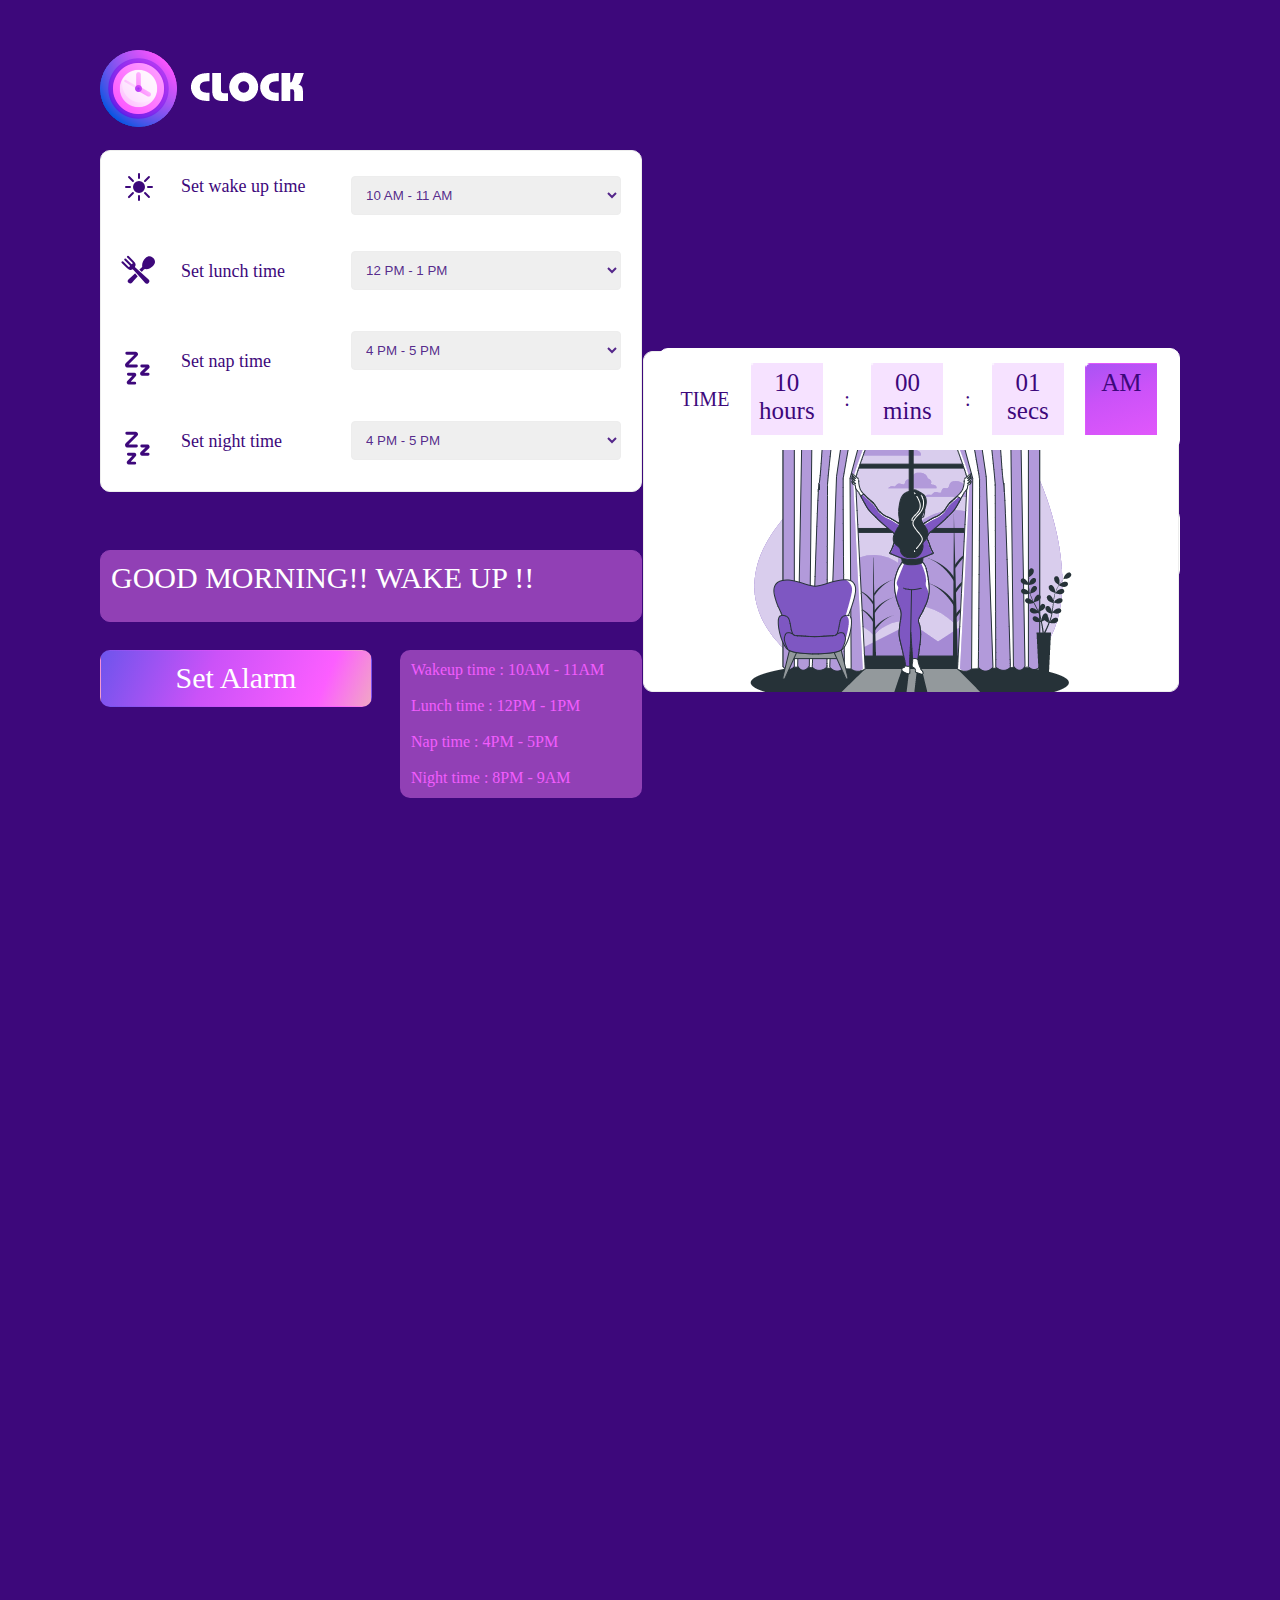
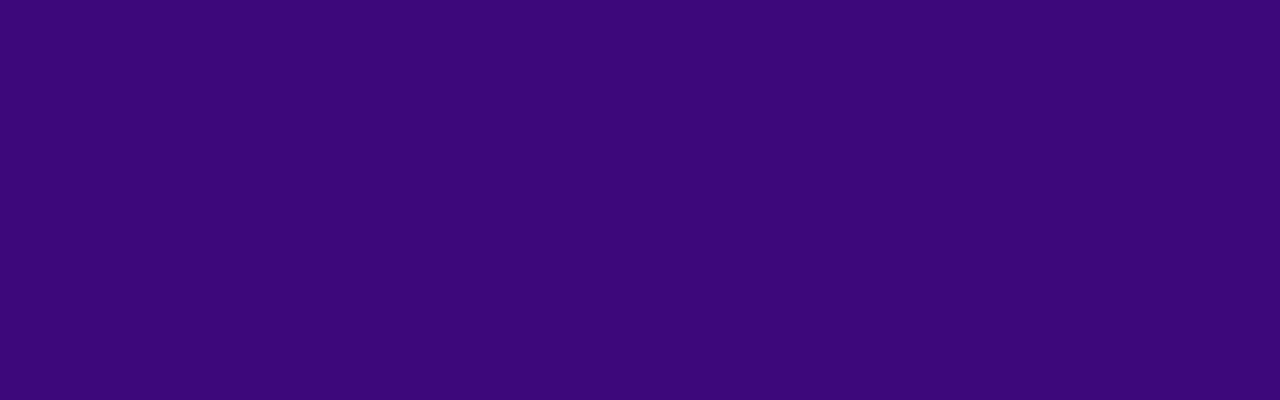
<file: index.html>
<!DOCTYPE html>
<html lang="en">
<head>
    <title>Digital clock</title>
    <link rel="stylesheet" href="style.css">
</head>
<body>
    <div class="container">
        <div class="clock"><img src="clock_logo.png" alt=""></div>
       
        <div class="c1">
            <span class="wake"><img src="wake_up.svg" alt=""></span>
            <span class="wtime">Set wake up time</span>
            <span>
                <select name="" id="" class="form1">
                    <option value="10 AM - 11 AM">10 AM - 11 AM</option>
                </select>
            </span><br><br> 

        <span class="lunch"><img src="lunch_time.svg" alt=""></span>
        <span class="ltime">Set lunch time</span>
            <span>
                <select name="" id="" class="form2">
                    <option value="12 PM - 1 PM">12 PM - 1 PM</option>
                </select>
            </span><br><br>
        
        <span class="nap"><img src="nap_time.svg" alt=""></span>
        <span class="nnap">Set nap time</span>
            <span>
            <select name="" id="" class="form3">
                <option value="4 PM - 5 PM">4 PM - 5 PM</option>
            </select>
        </span><br><br>
    
        <span class="night"><img src="nap_time.svg" alt=""></span>
        <span class="ntime">Set night time</span>
            <span>
                <select name="" id="" class="form4">
                    <option value="4 PM - 5 PM">4 PM - 5 PM</option>
                </select>
            </span>
    </div>
</div>

    <div class="mrg">GOOD MORNING!! WAKE UP !!</div>
    </div>

    <div class="alarm">Set Alarm</div>
    <div class="schedule">
        Wakeup time : 10AM - 11AM <br><br>
        Lunch time : 12PM - 1PM <br><br>
        Nap time : 4PM - 5PM <br><br>
        Night time : 8PM - 9AM
    </div>
<div class="hour">
    <div class="h1">TIME</div>
    <div class="h2">10 <br> hours</div>
    <div class="h3">:</div>
    <div class="h4">00 <br> mins</div>
    <div class="h5">:</div>
    <div class="h6">01 <br> secs</div>
    <div class="h7">AM</div>
</div>
<div class="zen1"></div>
<div class="zen2"></div>
<div class="grab"><strong> GRAB SOME HEALTHY BREAKFAST!!!</strong></div>
<div class="girl"><img src="Component 30 – 1.png" alt=""></div> 
</body>
</html>
</file>
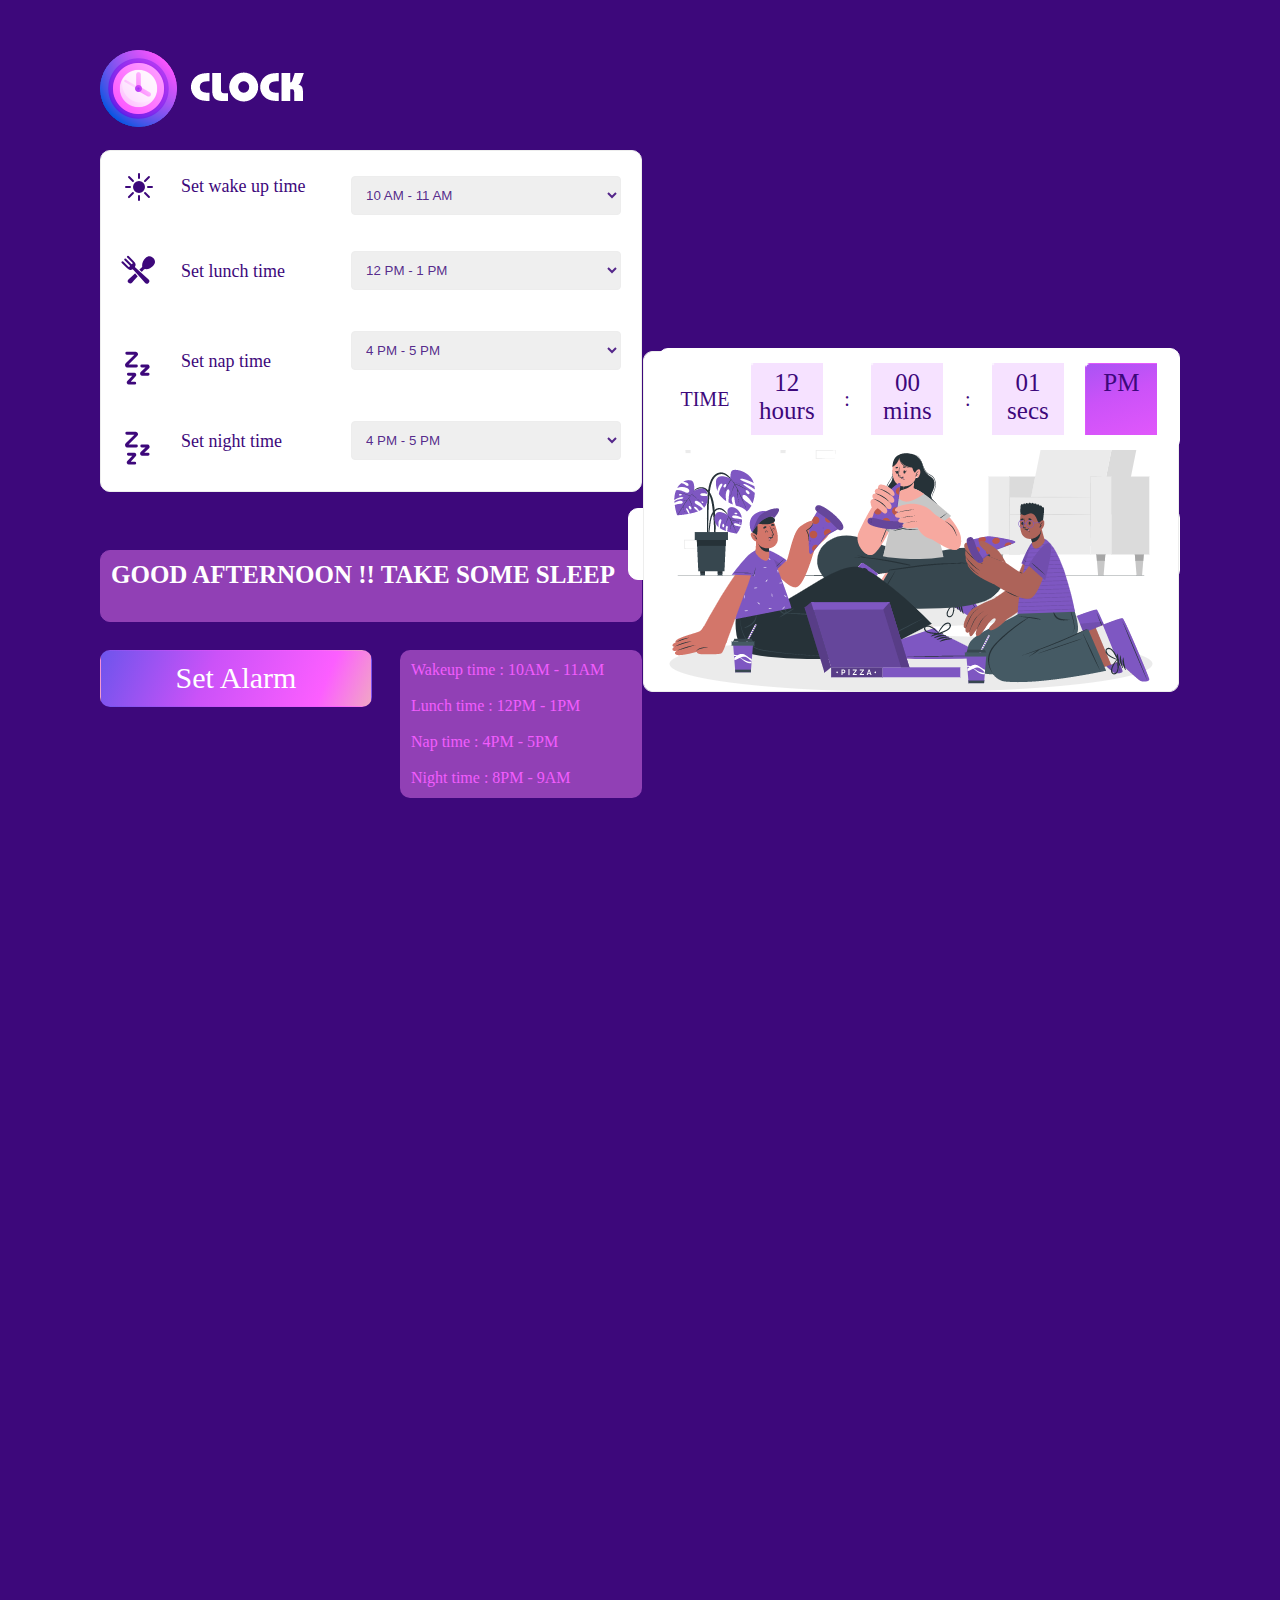
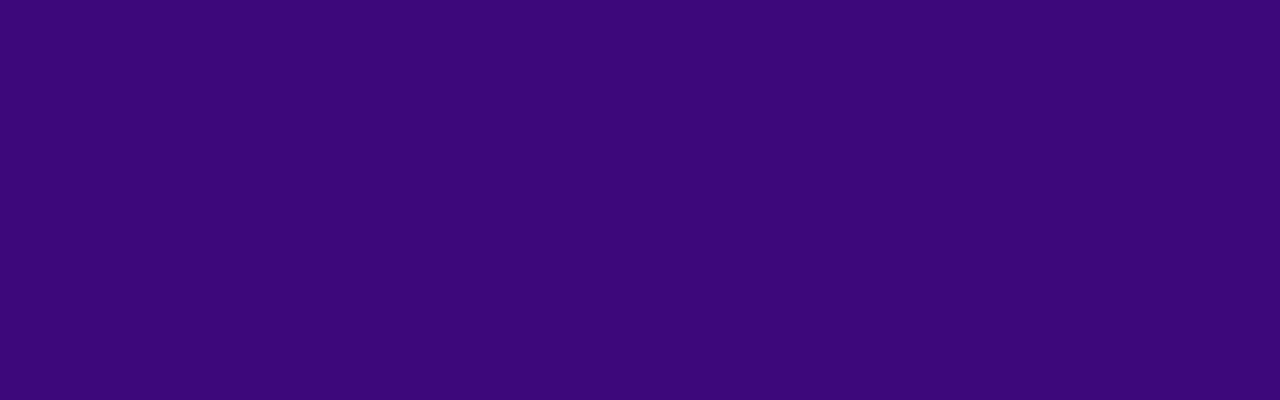
<file: index2.html>
<!DOCTYPE html>
<html lang="en">
<head>
    <title>Digital clock 2</title>
    <link rel="stylesheet" href="style.css">
</head>
<body>
    <div class="container">
        <div class="clock"><img src="clock_logo.png" alt=""></div>
       
        <div class="c1">
            <span class="wake"><img src="wake_up.svg" alt=""></span>
            <span class="wtime">Set wake up time</span>
            <span>
                <select name="" id="" class="form1">
                    <option value="10 AM - 11 AM">10 AM - 11 AM</option>
                    <option value="8 AM - 9 AM">8 AM - 9 AM</option>
                    <option value="9 AM - 10 AM">9 AM - 10 AM</option>
                    <option value="10 AM - 11 AM">10 AM - 11 AM</option>
                    <option value="11 AM - 12 PM">11 AM - 12 PM</option>
                </select>
            </span><br><br> 

        <span class="lunch"><img src="lunch_time.svg" alt=""></span>
        <span class="ltime">Set lunch time</span>
            <span>
                <select name="" id="" class="form2">
                    <option value="12 PM - 1 PM">12 PM - 1 PM</option>
                </select>
            </span><br><br>
        
        <span class="nap"><img src="nap_time.svg" alt=""></span>
        <span class="nnap">Set nap time</span>
            <span>
            <select name="" id="" class="form3">
                <option value="4 PM - 5 PM">4 PM - 5 PM</option>
            </select>
        </span><br><br>
    
        <span class="night"><img src="nap_time.svg" alt=""></span>
        <span class="ntime">Set night time</span>
            <span>
                <select name="" id="" class="form4">
                    <option value="4 PM - 5 PM">4 PM - 5 PM</option>
                </select>
            </span>
    </div>
</div>

    <div class="mrg1"><strong>GOOD AFTERNOON !! TAKE SOME SLEEP</strong></div>
    </div>

    <div class="alarm">Set Alarm</div>
    <div class="schedule">
        Wakeup time : 10AM - 11AM <br><br>
        Lunch time : 12PM - 1PM <br><br>
        Nap time : 4PM - 5PM <br><br>
        Night time : 8PM - 9AM
    </div>
<div class="hour">
    <div class="h1">TIME</div>
    <div class="h8">12 <br> hours</div>
    <div class="h3">:</div>
    <div class="h4">00 <br> mins</div>
    <div class="h5">:</div>
    <div class="h6">01 <br> secs</div>
    <div class="h9">PM</div>
</div>
<div class="zen1"></div>
<div class="zen2"></div>
<div class="grab1"><strong> LET'S HAVE SOME LUNCH !!</strong></div>
<div class="girl1"><img src="Component 31 – 1.png" alt=""></div> 
</body>
</html>
</file>
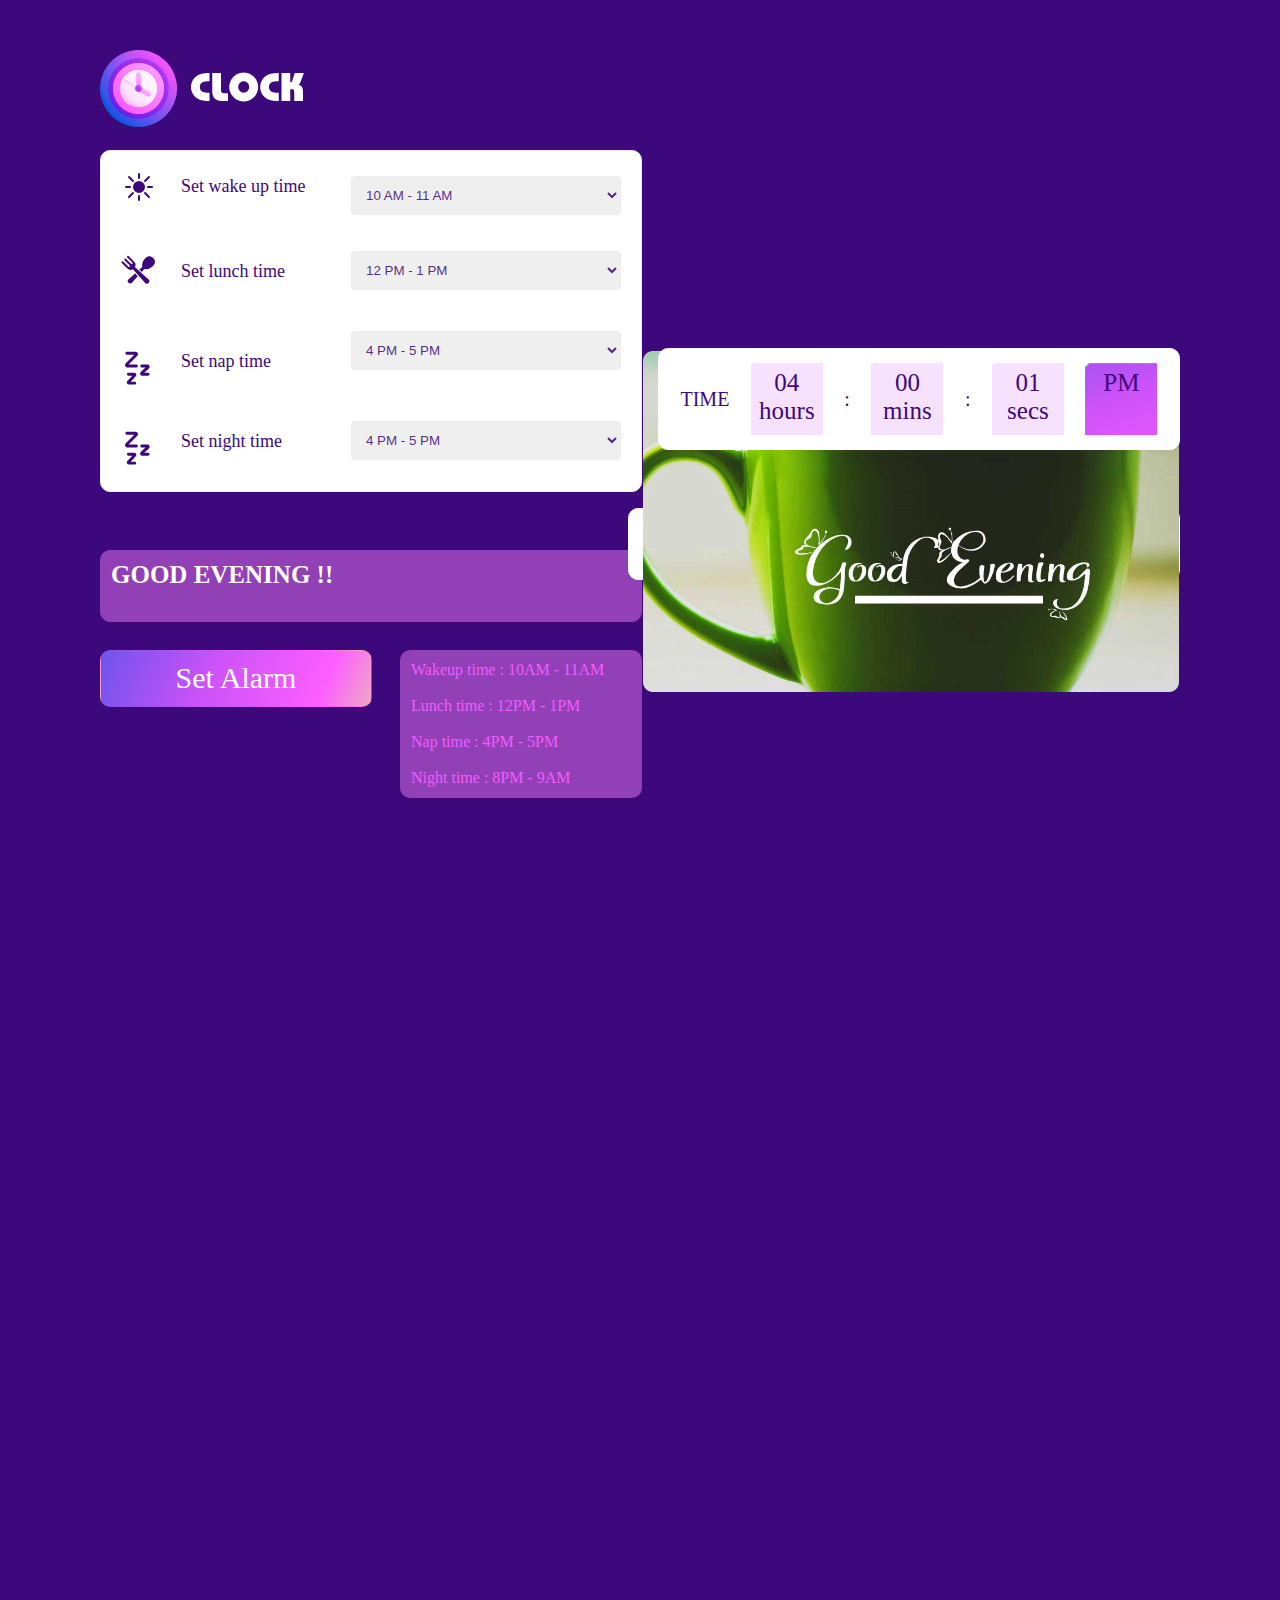
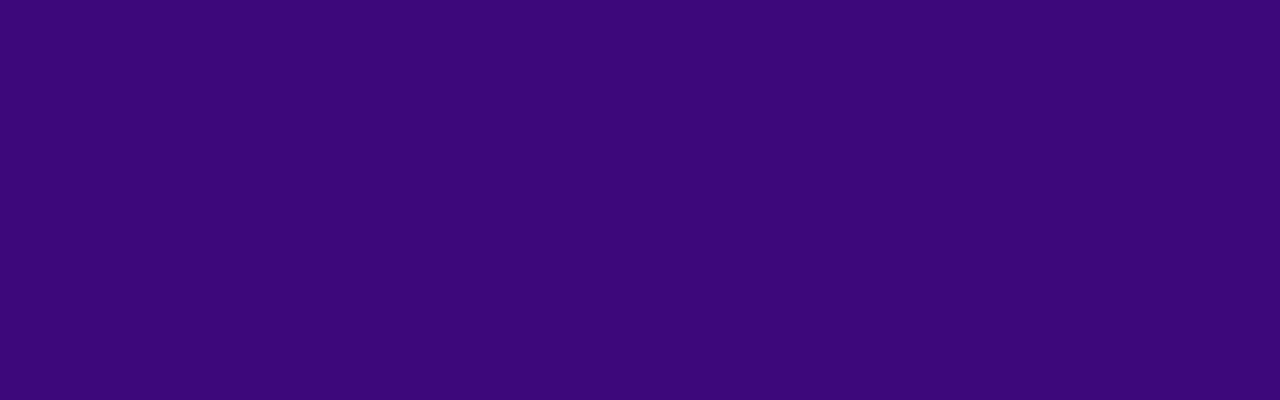
<file: index3.html>
<!DOCTYPE html>
<html lang="en">
<head>
    <title>Digital clock 3</title>
    <link rel="stylesheet" href="style.css">
</head>
<body>
    <div class="container">
        <div class="clock"><img src="clock_logo.png" alt=""></div>
       
        <div class="c1">
            <span class="wake"><img src="wake_up.svg" alt=""></span>
            <span class="wtime">Set wake up time</span>
            <span>
                <select name="" id="" class="form1">
                    <option value="10 AM - 11 AM">10 AM - 11 AM</option>
                    <option value="8 AM - 9 AM">8 AM - 9 AM</option>
                    <option value="9 AM - 10 AM">9 AM - 10 AM</option>
                    <option value="10 AM - 11 AM">10 AM - 11 AM</option>
                    <option value="11 AM - 12 PM">11 AM - 12 PM</option>
                </select>
            </span><br><br> 

        <span class="lunch"><img src="lunch_time.svg" alt=""></span>
        <span class="ltime">Set lunch time</span>
            <span>
                <select name="" id="" class="form2">
                    <option value="12 PM - 1 PM">12 PM - 1 PM</option>
                </select>
            </span><br><br>
        
        <span class="nap"><img src="nap_time.svg" alt=""></span>
        <span class="nnap">Set nap time</span>
            <span>
            <select name="" id="" class="form3">
                <option value="4 PM - 5 PM">4 PM - 5 PM</option>
            </select>
        </span><br><br>
    
        <span class="night"><img src="nap_time.svg" alt=""></span>
        <span class="ntime">Set night time</span>
            <span>
                <select name="" id="" class="form4">
                    <option value="4 PM - 5 PM">4 PM - 5 PM</option>
                </select>
            </span>
    </div>
</div>

    <div class="mrg2"><strong>GOOD EVENING !!</strong></div>
    </div>

    <div class="alarm">Set Alarm</div>
    <div class="schedule">
        Wakeup time : 10AM - 11AM <br><br>
        Lunch time : 12PM - 1PM <br><br>
        Nap time : 4PM - 5PM <br><br>
        Night time : 8PM - 9AM
    </div>
<div class="hour">
    <div class="h1">TIME</div>
    <div class="h10">04 <br> hours</div>
    <div class="h3">:</div>
    <div class="h4">00 <br> mins</div>
    <div class="h5">:</div>
    <div class="h6">01 <br> secs</div>
    <div class="h9">PM</div>
</div>
<div class="zen1"></div>
<div class="zen2"></div>
<div class="grab2"><strong> STOP YAWNING, GET SOME TEA.. ITS JUST EVENING!</strong></div>
<div class="girl2"><img src="lunch_image.png" alt=""></div> 
</body>
</html>
</file>
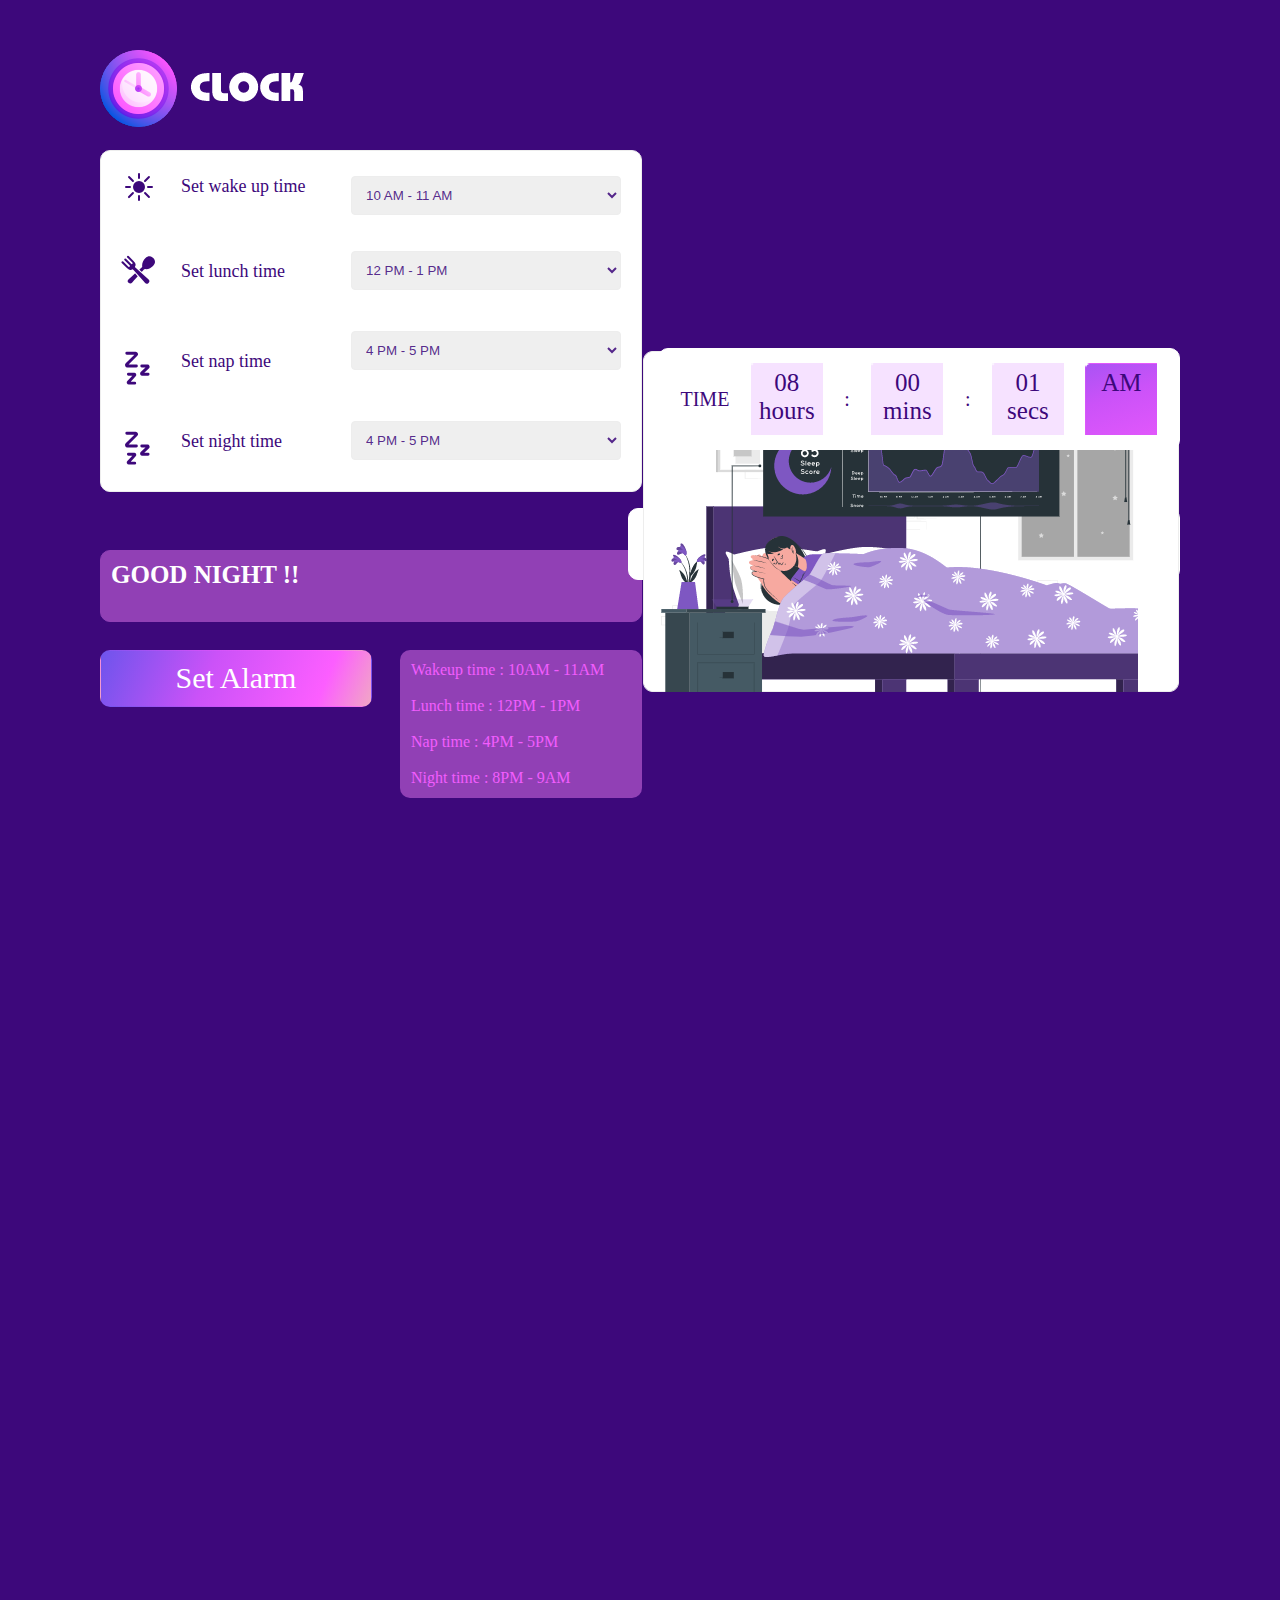
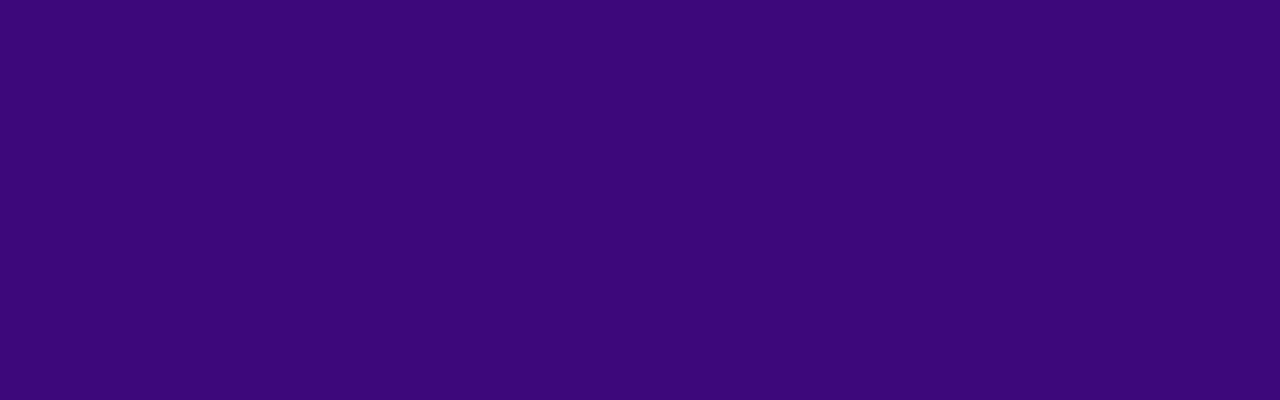
<file: index4.html>
<!DOCTYPE html>
<html lang="en">
<head>
    <title>Digital clock 4</title>
    <link rel="stylesheet" href="style.css">
</head>
<body>
    <div class="container">
        <div class="clock"><img src="clock_logo.png" alt=""></div>
       
        <div class="c1">
            <span class="wake"><img src="wake_up.svg" alt=""></span>
            <span class="wtime">Set wake up time</span>
            <span>
                <select name="" id="" class="form1">
                    <option value="10 AM - 11 AM">10 AM - 11 AM</option>
                    <option value="8 AM - 9 AM">8 AM - 9 AM</option>
                    <option value="9 AM - 10 AM">9 AM - 10 AM</option>
                    <option value="10 AM - 11 AM">10 AM - 11 AM</option>
                    <option value="11 AM - 12 PM">11 AM - 12 PM</option>
                </select>
            </span><br><br> 

        <span class="lunch"><img src="lunch_time.svg" alt=""></span>
        <span class="ltime">Set lunch time</span>
            <span>
                <select name="" id="" class="form2">
                    <option value="12 PM - 1 PM">12 PM - 1 PM</option>
                </select>
            </span><br><br>
        
        <span class="nap"><img src="nap_time.svg" alt=""></span>
        <span class="nnap">Set nap time</span>
            <span>
            <select name="" id="" class="form3">
                <option value="4 PM - 5 PM">4 PM - 5 PM</option>
            </select>
        </span><br><br>
    
        <span class="night"><img src="nap_time.svg" alt=""></span>
        <span class="ntime">Set night time</span>
            <span>
                <select name="" id="" class="form4">
                    <option value="4 PM - 5 PM">4 PM - 5 PM</option>
                </select>
            </span>
    </div>
</div>

    <div class="mrg3"><strong>GOOD NIGHT !!</strong></div>
    </div>

    <div class="alarm">Set Alarm</div>
    <div class="schedule">
        Wakeup time : 10AM - 11AM <br><br>
        Lunch time : 12PM - 1PM <br><br>
        Nap time : 4PM - 5PM <br><br>
        Night time : 8PM - 9AM
    </div>
<div class="hour">
    <div class="h1">TIME</div>
    <div class="h11">08 <br> hours</div>
    <div class="h3">:</div>
    <div class="h4">00 <br> mins</div>
    <div class="h5">:</div>
    <div class="h6">01 <br> secs</div>
    <div class="h7">AM</div>
</div>
<div class="zen1"></div>
<div class="zen2"></div>
<div class="grab3"><strong> CLOSE YOUR EYES AND GO TO SLEEP</strong></div>
<div class="girl3"><img src="Component 32 – 1.png" alt=""></div> 
</body>
</html>
</file>
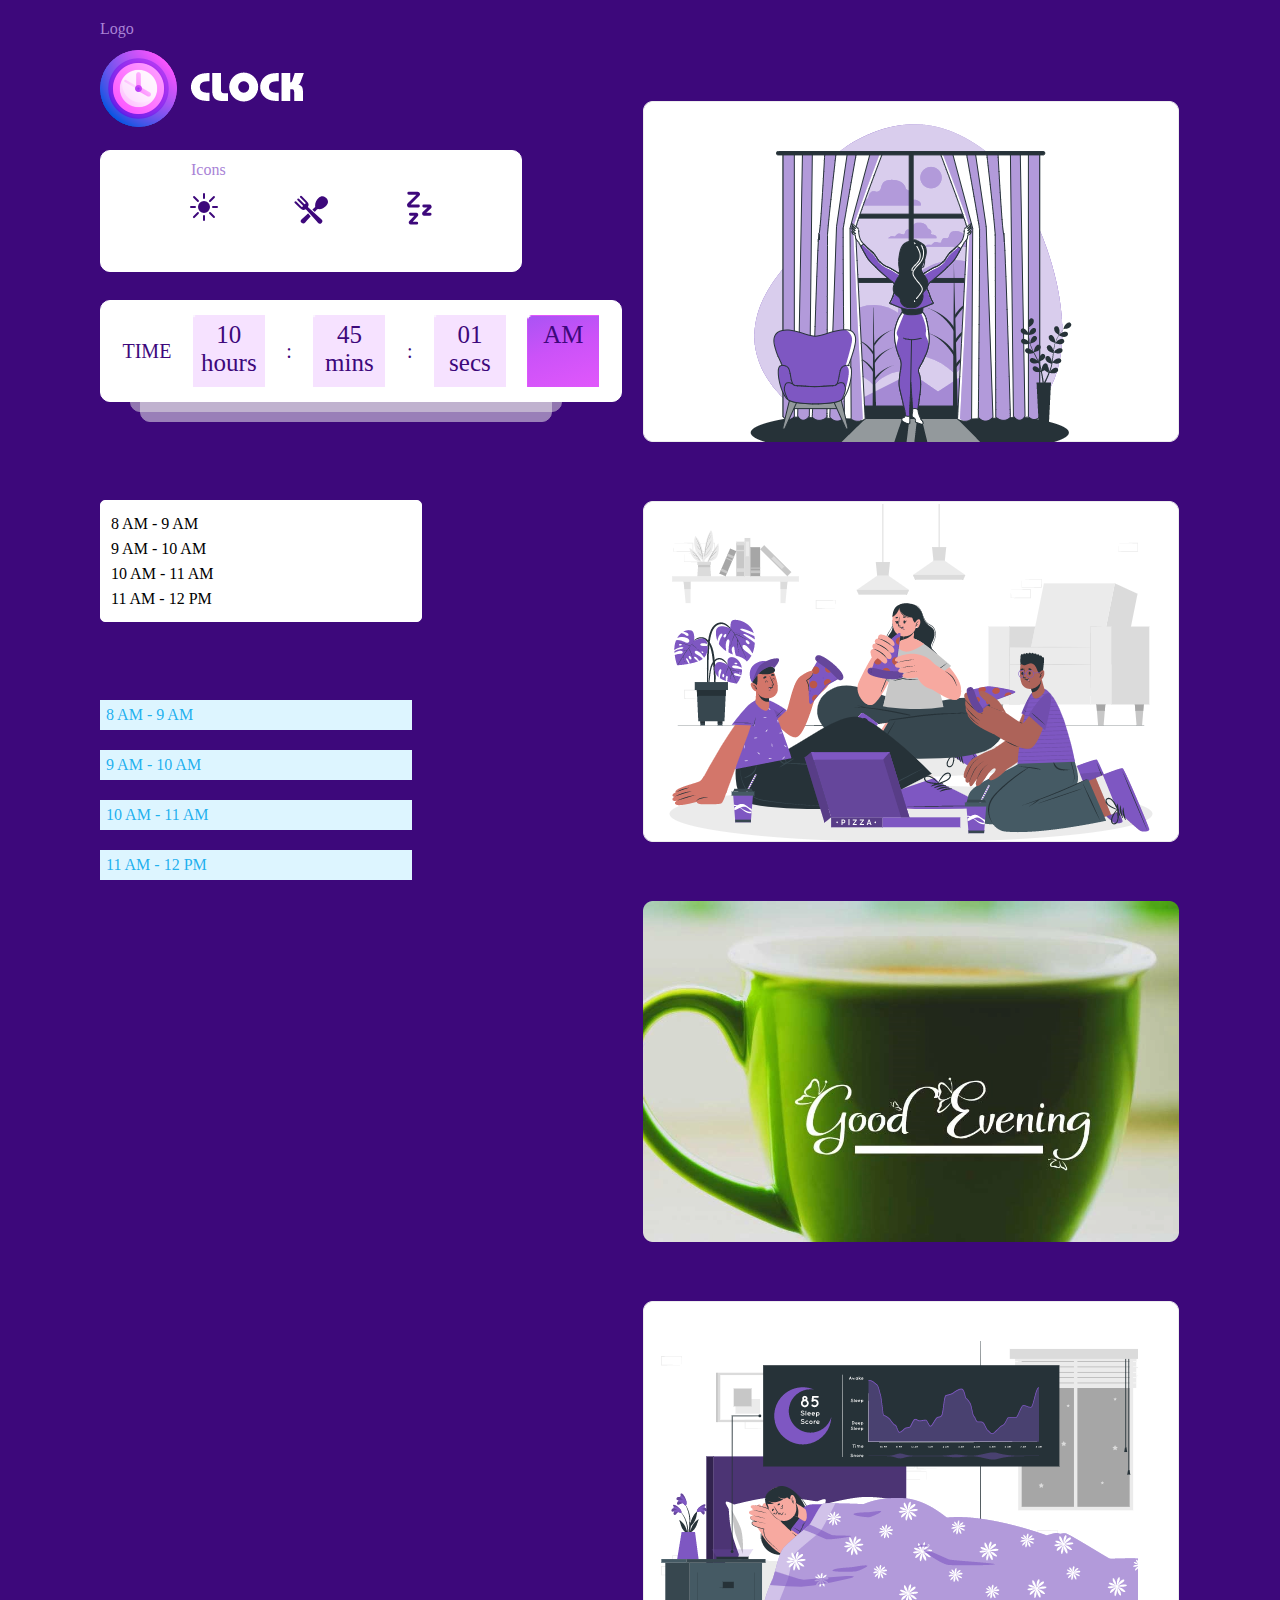
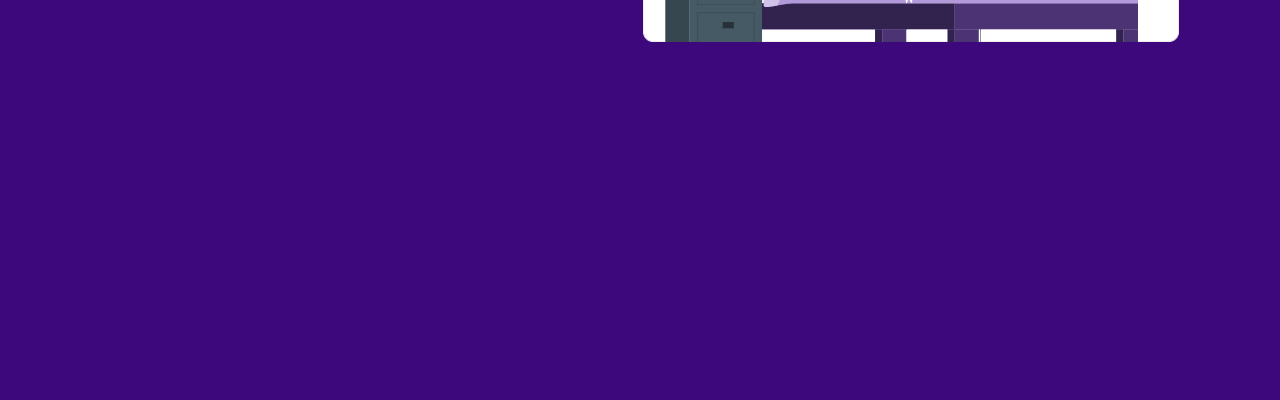
<file: index5.html>
<!DOCTYPE html>
<html lang="en">
<head>
    <title>Digital clock 5</title>
    <link rel="stylesheet" href="style.css">
</head>
<body>
    <div class="container">
        <div class="logo">Logo</div>
    <div class="clock"><img src="clock_logo.png" alt=""></div>
    
    <div class="icons">
            <div class="logo1">Icons</div>
    <div class="cont">
    <div class="one"> <img src="wake_up.svg" alt=""></div>
    <div class="one"> <img src="lunch_time.svg" alt=""></div>
    <div class="one"> <img src="nap_time.svg" alt=""></div>
</div>
    </div>
<div class="hour1">
        <div class="h1">TIME</div>
        <div class="h2">10 <br> hours</div>
        <div class="h3">:</div>
        <div class="h12">45 <br> mins</div>
        <div class="h5">:</div>
        <div class="h6">01 <br> secs</div>
        <div class="h7">AM</div>
        </div>
        <div class="zen3"></div>
        <div class="zen4"></div>
<div class="girl4"><img src="Component 30 – 1.png" alt=""></div>
<div class="girl5"><img src="Component 31 – 1.png" alt=""></div>
<div class="girl6"><img src="lunch_image.png" alt=""></div>  
<div class="girl7"><img src="Component 32 – 1.png" alt=""></div> 

<div class="timing">
    <div>8 AM - 9 AM</div>
    <div>9 AM - 10 AM</div>
    <div>10 AM - 11 AM</div>
    <div>11 AM - 12 PM</div>
</div>

    <div class="timing2" id="a1">8 AM - 9 AM</div>
    <div class="timing2" id="a2">9 AM - 10 AM </div>
    <div class="timing2" id="a3">10 AM - 11 AM</div>
    <div class="timing2" id="a4">11 AM - 12 PM</div>

</div>
</body>
</html>
</file>
<file: style.css>
*{
    margin: 0;
    padding: 0;
}

.container{
    background-color: #3D087B;
    height: 2000px;
    
}

.clock{
    background-repeat: no-repeat;
    position: absolute;
    top: 50px;
    left: 100px;
    
}
.c1{
    background-color: white;
    width: 500px;
    height: 300px;
    position: absolute;
    top: 150px;
    left: 100px;
    color: #3D087B;
    padding: 20px;
    border: 1px solid #EDEDED;
    border-radius: 10px;
    
}
.wtime{
    position: absolute;
    top: 25px;
    left: 80px;
    font-size:18px;
}

.form1{
    border: 1px solid #EDEDED;
    border-radius: 4px;
    color: #3D087BDE;
    position: absolute;
    left: 250px;
    top: 25px;
    width: 270px;
    padding: 10px;
}
.lunch{
    position: absolute;
    top: 100px;
    left: 20px;
}
.ltime{
    position: absolute;
    top: 110px;
    left: 80px;
    font-size:18px;
}
.form2{
    border: 1px solid #EDEDED;
    border-radius: 4px;
    color: #3D087BDE;
    position: absolute;
    left: 250px;
    top: 100px;
    width: 270px;
    padding: 10px;
}
.nap{
    position: absolute;
    top: 200px;
    left: 20px;

}
.nnap{
    position: absolute;
    top: 200px;
    left: 80px;
    font-size:18px; 
}
.form3{
    border: 1px solid #EDEDED;
    border-radius: 4px;
    color: #3D087BDE;
    position: absolute;
    left: 250px;
    top: 180px;
    width: 270px;
    padding: 10px;
}
.night{
    position: absolute;
    top: 270px;
    left: 20px;
    position: absolute;
    top: 280px;
    left: 20px;
    font-size:18px;
}
.ntime{
    position: absolute;
    top: 280px;
    left: 80px;
    font-size:18px; 
}
.form4{
    border: 1px solid #EDEDED;
    border-radius: 4px;
    color: #3D087BDE;
    position: absolute;
    left: 250px;
    top: 270px;
    width: 270px;
    padding: 10px;
}

.mrg{
    border: 1px solid #9140B5;
    border-radius: 10px;
    color: white;
    background-color: #9140B5;
    position: absolute;
    top: 550px;
    width: 520px;
    height: 50px;
    padding: 10px;
    font-size: 30px;
    left: 100px;
}
.alarm{
    border: 1px solid transparent;
    border-radius: 10px;
    width: 250px;
    height: 35px;
    top: 650px;
    left: 100px;
    color: white;
    font-size: 30px;
    text-align: center;
    padding: 10px;
    position: absolute;
    background-image:linear-gradient(113deg, #6E54EC 0%, #CB52F8 40%, #FC5EFF 81%, #F1A7C5 100%);
}
.schedule{
    border: 1px solid transparent;
    border-radius: 10px;
    color: #F25CFE;
    background-color: #9140B5;
    width: 220px;
    padding: 10px;
    position: absolute;
    top: 650px;
    left: 400px;
}
.zen1{
    border: 1px solid whitesmoke;
    border-radius: 10px;
    background-color: whitesmoke;
    width: 410px;
    height: 100px;
    position: absolute;
    right:140px;
    bottom: 430px;
    opacity: 0.5;
    
}
.zen2{
    border: 1px solid rgb(231, 230, 230);
    border-radius: 10px;
    background-color: rgb(231, 230, 230);
    width: 430px;
    height: 100px;
    position: absolute;
    right:130px;
    bottom: 440px;
    opacity: 0.5;
    
}
.hour{
    border: 1px solid white;
    border-radius: 10px;
    background-color: white;
    width: 520px;
    height: 100px;
    font-size: 20px;
    position: absolute;
    right:100px;
    bottom: 450px;
    display: flex;
    color: #3D087B;
    justify-content: space-evenly;
    align-items: center;
    z-index: 1;
}
.h2{
    border: 1px solid transparent;
    background-image: url(timeline.png);
    width: 60px;
    height: 60px;
    padding: 5px;
    font-size: 25px;
    text-align: center;
}
.h4{
    border: 1px solid transparent;
    background-image: url(timeline.png);
    width: 60px;
    height: 60px;
    padding: 5px;
    font-size: 25px;
    text-align: center;
}
.h6{
    border: 1px solid transparent;
    background-image: url(timeline.png);
    width: 60px;
    height: 60px;
    padding: 5px;
    font-size: 25px;
    text-align: center;
}
.h7{
    border: 1px solid transparent;
    background-image: url(AM_svg.png);
    width: 60px;
    height: 60px;
    padding: 5px;
    font-size: 25px;
    text-align: center;
}
.grab{
    border: 1px solid white;
    border-radius: 10px;
    background-color: white;
    color: #8E53F0;
    position: absolute;
    right:100px;
    bottom: 320px;
    width: 510px;
    height: 50px;
    font-size: 20px;
    text-align: center;
    padding: 10px;
    
}
.girl{
    border: 1px solid transparent;
    position: absolute;
    right:100px;
    top: 350px; 
}

/*second page*/

.mrg1{
    border: 1px solid #9140B5;
    border-radius: 10px;
    color: white;
    background-color: #9140B5;
    position: absolute;
    top: 550px;
    width: 520px;
    height: 50px;
    padding: 10px;
    font-size: 25px;
    left: 100px;
}
.grab1{
    border: 1px solid white;
    border-radius: 10px;
    background-color: white;
    color: #8E53F0;
    position: absolute;
    right:100px;
    bottom: 320px;
    width: 510px;
    height: 30px;
    font-size: 20px;
    text-align: center;
    padding: 20px;
    
}
.h8{
    border: 1px solid transparent;
    background-image: url(timeline.png);
    width: 60px;
    height: 60px;
    padding: 5px;
    font-size: 25px;
    text-align: center;
}
.h9{
    border: 1px solid transparent;
    background-image: url(AM_svg.png);
    width: 60px;
    height: 60px;
    padding: 5px;
    font-size: 25px;
    text-align: center;
}
.girl1{
    border: 1px solid transparent;
    position: absolute;
    right:100px;
    top: 350px; 
}

/*third page*/

.mrg2{
    border: 1px solid #9140B5;
    border-radius: 10px;
    color: white;
    background-color: #9140B5;
    position: absolute;
    top: 550px;
    width: 520px;
    height: 50px;
    padding: 10px;
    font-size: 25px;
    left: 100px;
}
.grab2{
    border: 1px solid white;
    border-radius: 10px;
    background-color: white;
    color: #8E53F0;
    position: absolute;
    right:100px;
    bottom: 320px;
    width: 510px;
    height: 30px;
    font-size: 20px;
    text-align: center;
    padding: 20px;
    
}
.girl2{
    border: 1px solid transparent;
    position: absolute;
    right:100px;
    top: 350px; 
}
.h10{
    border: 1px solid transparent;
    background-image: url(timeline.png);
    width: 60px;
    height: 60px;
    padding: 5px;
    font-size: 25px;
    text-align: center;
}

/*fourth page*/
.h11{
    border: 1px solid transparent;
    background-image: url(timeline.png);
    width: 60px;
    height: 60px;
    padding: 5px;
    font-size: 25px;
    text-align: center;
}
.mrg3{
    border: 1px solid #9140B5;
    border-radius: 10px;
    color: white;
    background-color: #9140B5;
    position: absolute;
    top: 550px;
    width: 520px;
    height: 50px;
    padding: 10px;
    font-size: 25px;
    left: 100px;
}
.grab3{
    border: 1px solid white;
    border-radius: 10px;
    background-color: white;
    color: #8E53F0;
    position: absolute;
    right:100px;
    bottom: 320px;
    width: 510px;
    height: 30px;
    font-size: 25px;
    text-align: center;
    padding: 20px;
    
}
.girl3{
    border: 1px solid transparent;
    position: absolute;
    right:100px;
    top: 350px; 
}

/*fivth page*/

.logo{
    color: #A983D6;
    position: absolute;
    top: 20px;
    left: 100px;
}
.logo1{
    color: #A983D6;
    position: absolute;
    left: 90px;
   
}
.icons{
    border: 1px solid white;
    border-radius: 10px;
    background-color: white;
    padding: 10px;
    position: absolute;
    top: 150px;
    left: 100px;
    width: 400px;
    height: 100px;
    
}
.cont{
    position: absolute;
    top: 40px;
    
    display: flex;
    justify-content: space-evenly;
    width: 400px;
}
.h12{
    border: 1px solid transparent;
    background-image: url(timeline.png);
    width: 60px;
    height: 60px;
    padding: 5px;
    font-size: 25px;
    text-align: center;
}
.hour1{
    border: 1px solid white;
    border-radius: 10px;
    background-color: white;
    width: 520px;
    height: 100px;
    font-size: 20px;
    position: absolute;
    left:100px;
    top: 300px;
    display: flex;
    color: #3D087B;
    justify-content: space-evenly;
    align-items: center;
    z-index: 1;
}
.zen3{
    border: 1px solid whitesmoke;
    border-radius: 10px;
    background-color: whitesmoke;
    width: 410px;
    height: 100px;
    position: absolute;
    left:140px;
    top: 320px;
    opacity: 0.5;
    
}
.zen4{
    border: 1px solid rgb(231, 230, 230);
    border-radius: 10px;
    background-color: rgb(231, 230, 230);
    width: 430px;
    height: 100px;
    position: absolute;
    left:130px;
    top: 310px;
    opacity: 0.5;
}
.girl4{
    border: 1px solid transparent;
    position: absolute;
    right:100px;
    top: 100px; 
}
.girl5{
    border: 1px solid transparent;
    position: absolute;
    right:100px;
    top: 500px; 
}
.girl6{
    border: 1px solid transparent;
    position: absolute;
    right:100px;
    top: 900px; 
}
.girl7{
    border: 1px solid transparent;
    position: absolute;
    right:100px;
    top: 1300px; 
}
.timing{
    border: 1px solid white;
    border-radius: 5px;
    background-color: white;
    width: 300px;
    height: 100px;
    padding: 10px;
    position: absolute;
    top: 500px;
    left: 100px;
    line-height: 25px;
}
.timing2{
    border: 1px solid #DDF5FF;
    color: #00A5ECDE;
    background-color: #DDF5FF;
    padding: 5px;
}
#a1{
    position: absolute;
    top: 700px;
    left: 100px;
    width: 300px;
}
#a2{
    position: absolute;
    top: 750px;
    left: 100px;
    width: 300px;
}
#a3{
    position: absolute;
    top: 800px;
    left: 100px;
    width: 300px;
}
#a4{
    position: absolute;
    top: 850px;
    left: 100px;
    width: 300px;
}
</file>
